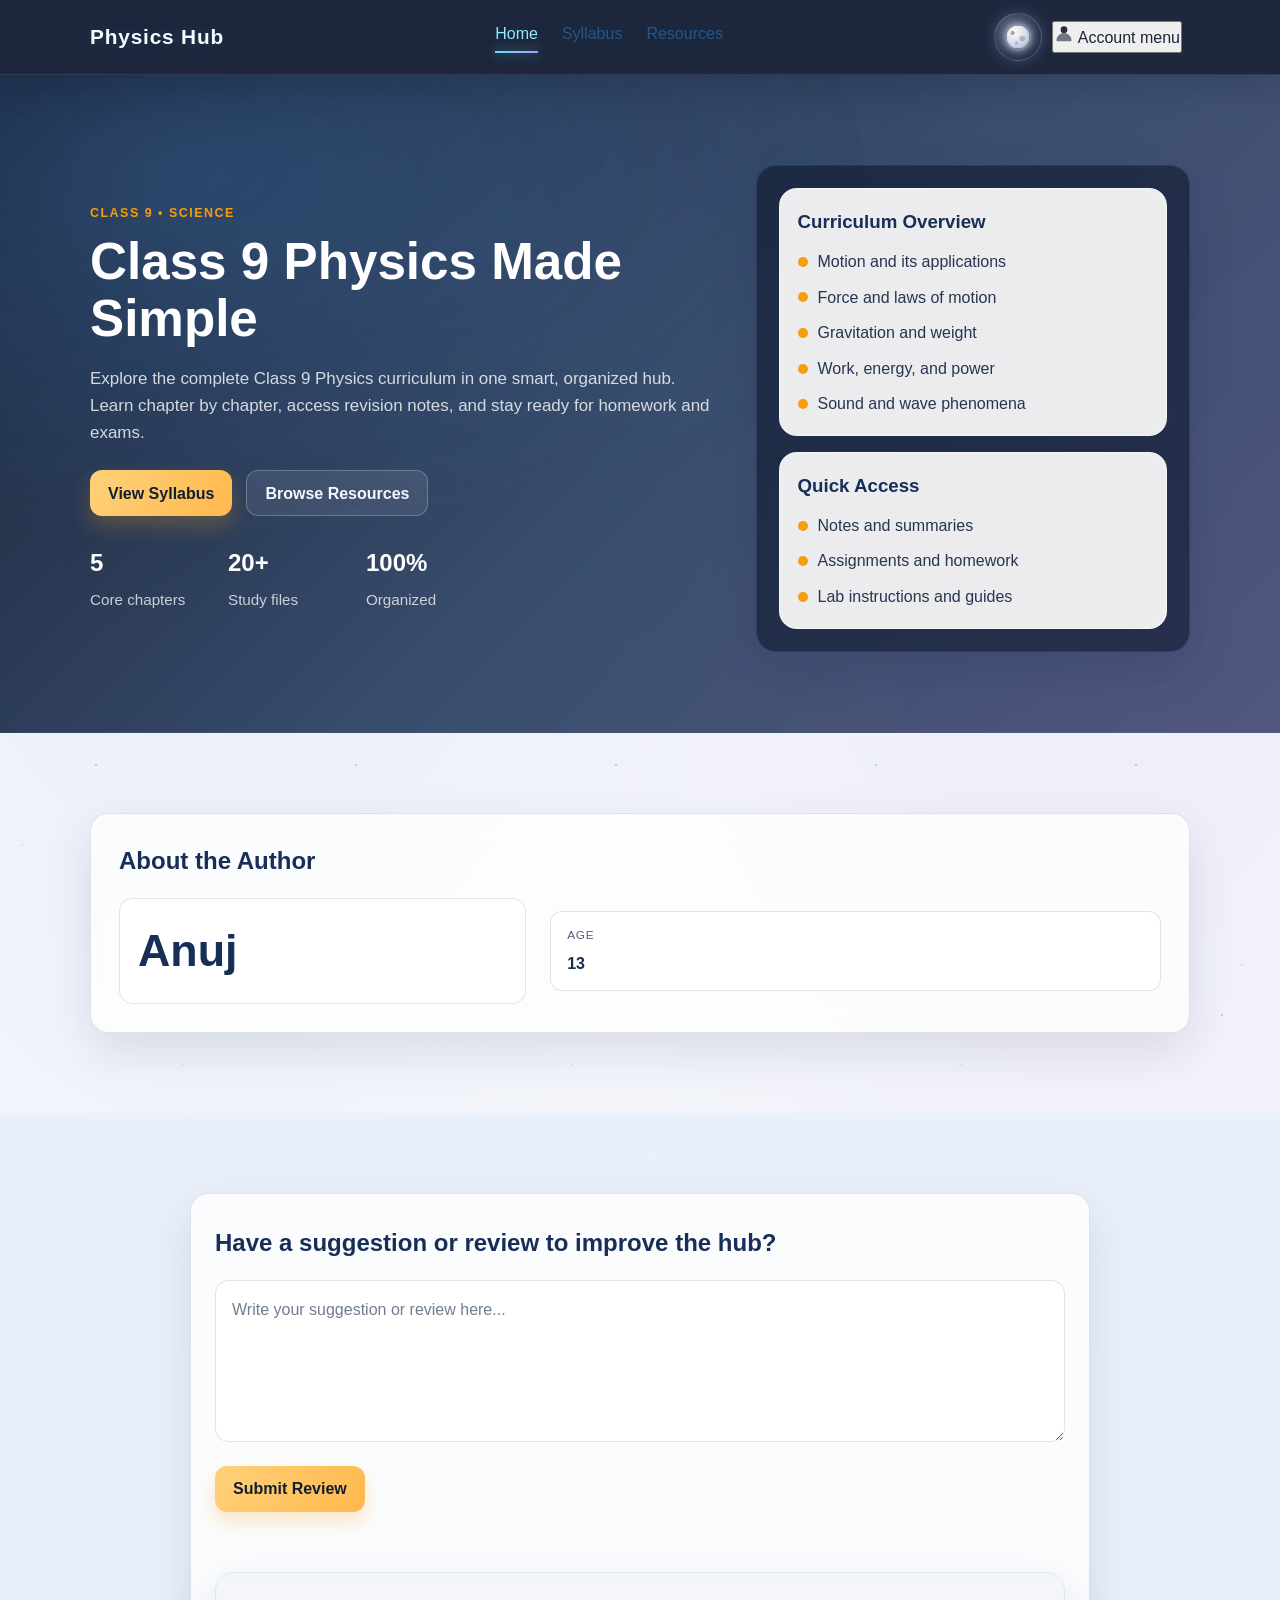
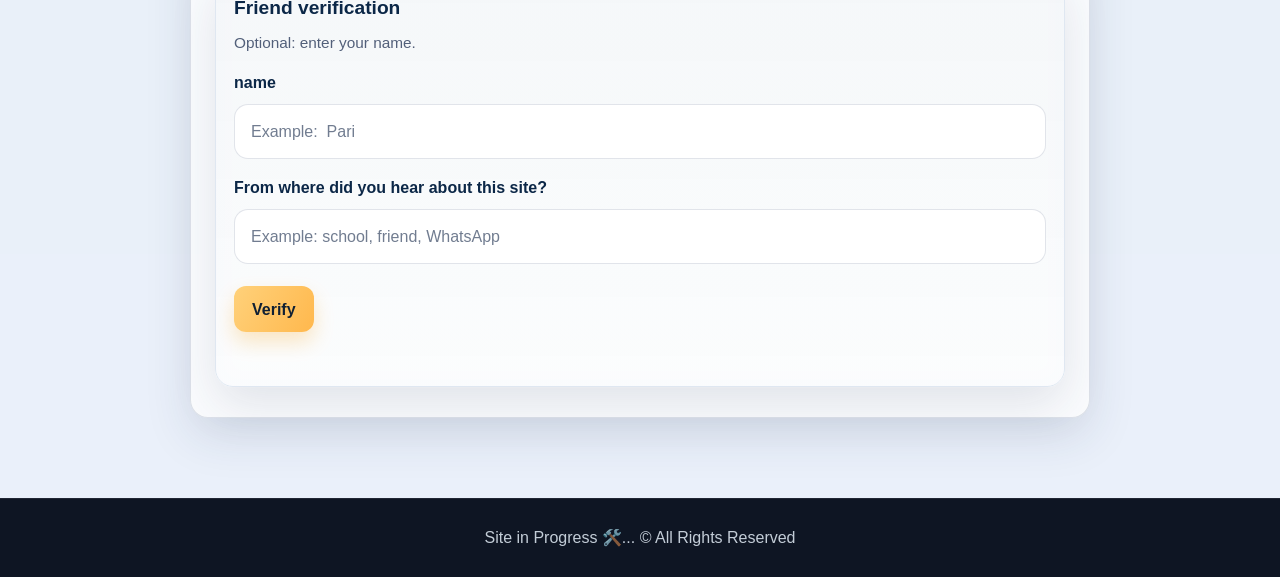
<file: index.html>
<!DOCTYPE html>
<html lang="en">
<head>
  <meta charset="UTF-8" />
  <meta name="viewport" content="width=device-width, initial-scale=1.0" />
  <title>Class 9 Physics Hub | Home</title>
  <link rel="stylesheet" href="styles.css" />
  <link rel="stylesheet" href="styles.css" />
  <link rel="stylesheet" href="cosmic.css" />
  <script src="theme.js" defer></script> 
</head>
<body>
  <header class="site-header">
    <div class="container nav">
      <a href="index.html" class="brand" id="gravityTrigger">Physics Hub</a>

      <nav class="nav-links" aria-label="Main navigation">
        <a href="index.html" class="nav-link active">Home</a>
        <a href="syllabus.html" class="nav-link">Syllabus</a>
        <a href="resources.html" class="nav-link">Resources</a>
      </nav>

      <div class="nav-actions">
        <button class="theme-toggle" id="themeToggle" aria-label="Toggle theme" title="Toggle dark / light">
          <span class="icon sun">☀️</span>
          <span class="icon moon">🌙</span>
        </button>

        <div class="account-wrapper">
          <button class="account-avatar" id="accountAvatar" aria-haspopup="true" aria-expanded="false" title="Account (no sign-in)">
            <svg width="20" height="20" viewBox="0 0 24 24" fill="none" aria-hidden="true" focusable="false" xmlns="http://www.w3.org/2000/svg">
              <path d="M12 12a4 4 0 100-8 4 4 0 000 8z" fill="currentColor" opacity="0.95"/>
              <path d="M3 21a9 9 0 0118 0v0a1 1 0 01-1 1H4a1 1 0 01-1-1v0z" fill="currentColor" opacity="0.6"/>
            </svg>
            <span class="visually-hidden">Account menu</span>
          </button>

          <span class="account-label" id="accountLabel" aria-hidden="true"></span>

          <div class="account-menu" id="accountMenu" aria-hidden="true">
            <div class="account-menu-inner" id="accountMenuInner"></div>
          </div>
        </div>
      </div>
    </div>
  </header>

  <main>
    <section class="hero">
      <div class="container hero-grid">
        <div class="hero-copy">
          <p class="eyebrow">Class 9 • Science</p>
          <h1>Class 9 Physics Made Simple</h1>
          <p class="hero-text">
            Explore the complete Class 9 Physics curriculum in one smart, organized hub. Learn chapter by chapter, access revision notes, and stay ready for homework and exams.
          </p>

          <div class="hero-actions">
            <a href="syllabus.html" class="btn btn-primary">View Syllabus</a>
            <a href="resources.html" class="btn btn-secondary">Browse Resources</a>
          </div>

          <div class="hero-stats">
            <div class="stat-box">
              <strong>5</strong>
              <span>Core chapters</span>
            </div>
            <div class="stat-box">
              <strong>20+</strong>
              <span>Study files</span>
            </div>
            <div class="stat-box">
              <strong>100%</strong>
              <span>Organized</span>
            </div>
          </div>
        </div>

        <div class="hero-card">
          <div class="mini-panel">
            <h3>Curriculum Overview</h3>
            <ul>
              <li><span class="dot"></span> Motion and its applications</li>
              <li><span class="dot"></span> Force and laws of motion</li>
              <li><span class="dot"></span> Gravitation and weight</li>
              <li><span class="dot"></span> Work, energy, and power</li>
              <li><span class="dot"></span> Sound and wave phenomena</li>
            </ul>
          </div>

          <div class="mini-panel">
            <h3>Quick Access</h3>
            <ul>
              <li><span class="dot"></span> Notes and summaries</li>
              <li><span class="dot"></span> Assignments and homework</li>
              <li><span class="dot"></span> Lab instructions and guides</li>
            </ul>
          </div>
        </div>
      </div>
    </section>

    <section class="section">
      <div class="container">
        <div class="about-card">
          <div class="about-header">
            <h2>About the Author</h2>
          </div>

          <div class="author-profile">
            <div class="author-name-wrap">
              <h3 class="author-name" id="authorName">Anuj</h3>
            </div>

            <div class="author-meta">
              <div class="meta-item">
                <span class="meta-label">Age</span>
                <span class="meta-value">13</span>
              </div>
            </div>
          </div>
        </div>
      </div>
    </section>

    <section class="section alt-bg">
  <div class="container">
    <div class="review-card">
      <h2>Have a suggestion or review to improve the hub?</h2>

      <textarea id="reviewInput" rows="5" placeholder="Write your suggestion or review here..."></textarea>

      <div class="review-actions">
        <button id="submitReview" class="btn btn-primary">Submit Review</button>
      </div>

      <p id="reviewSuccess" class="success-message" aria-live="polite"></p>

      <div class="visitor-panel" style="margin-top: 24px; padding: 20px 18px; border-radius: 18px; background: linear-gradient(180deg, rgba(18,60,105,0.04), rgba(18,60,105,0.01)); border: 1px solid #dfe7f1;">
        <h3 style="margin-bottom: 8px; color: var(--primary-dark); font-size: 1.2rem;">Friend verification</h3>
        <p style="color: var(--muted); margin-bottom: 14px; font-size: 0.96rem;">
          Optional: enter your name.
        </p>

        <label for="visitorName" style="display: block; margin: 10px 0 8px; color: var(--primary-dark); font-weight: 600;">name</label>
        <input
          id="visitorName"
          name="visitor_name"
          type="text"
          maxlength="20"
          placeholder="Example:  Pari"
          style="width:100%; min-height:48px; border-radius:14px; border:1px solid var(--border); background:#fff; color:var(--text); padding: 14px 16px; margin-bottom: 6px;"
        />

        <label for="visitorSource" style="display: block; margin: 10px 0 8px; color: var(--primary-dark); font-weight: 600;">From where did you hear about this site?</label>
        <input
          id="visitorSource"
          name="from_where"
          type="text"
          placeholder="Example: school, friend, WhatsApp"
          required
          style="width:100%; min-height:48px; border-radius:14px; border:1px solid var(--border); background:#fff; color:var(--text); padding: 14px 16px; margin-bottom: 6px;"
        />

        <div style="display:flex; flex-wrap:wrap; gap:12px; align-items:center; margin-top:16px;">
          <button id="verifyBtn" class="btn btn-primary" type="button">Verify</button>
        </div>

        <p id="visitorStatus" aria-live="polite" style="min-height: 24px; margin-top: 10px; color: var(--primary-dark); font-weight:600; font-size:0.95rem;"></p>
      </div>
    </div>
  </div>
</section>
  </main>

  <footer class="site-footer">
    <div class="container footer-inner">
      <p>Site in Progress 🛠️... © All Rights Reserved</p>
    </div>
  </footer>

  <div
    class="easter-egg-overlay"
    id="easterEggOverlay"
    role="dialog"
    aria-modal="true"
    aria-hidden="true"
    aria-label="Easter egg"
    hidden
  >
    <span>[Hi ...]</span>
  </div>

  <script src="script.js"></script>
</body>
</html>
</file>
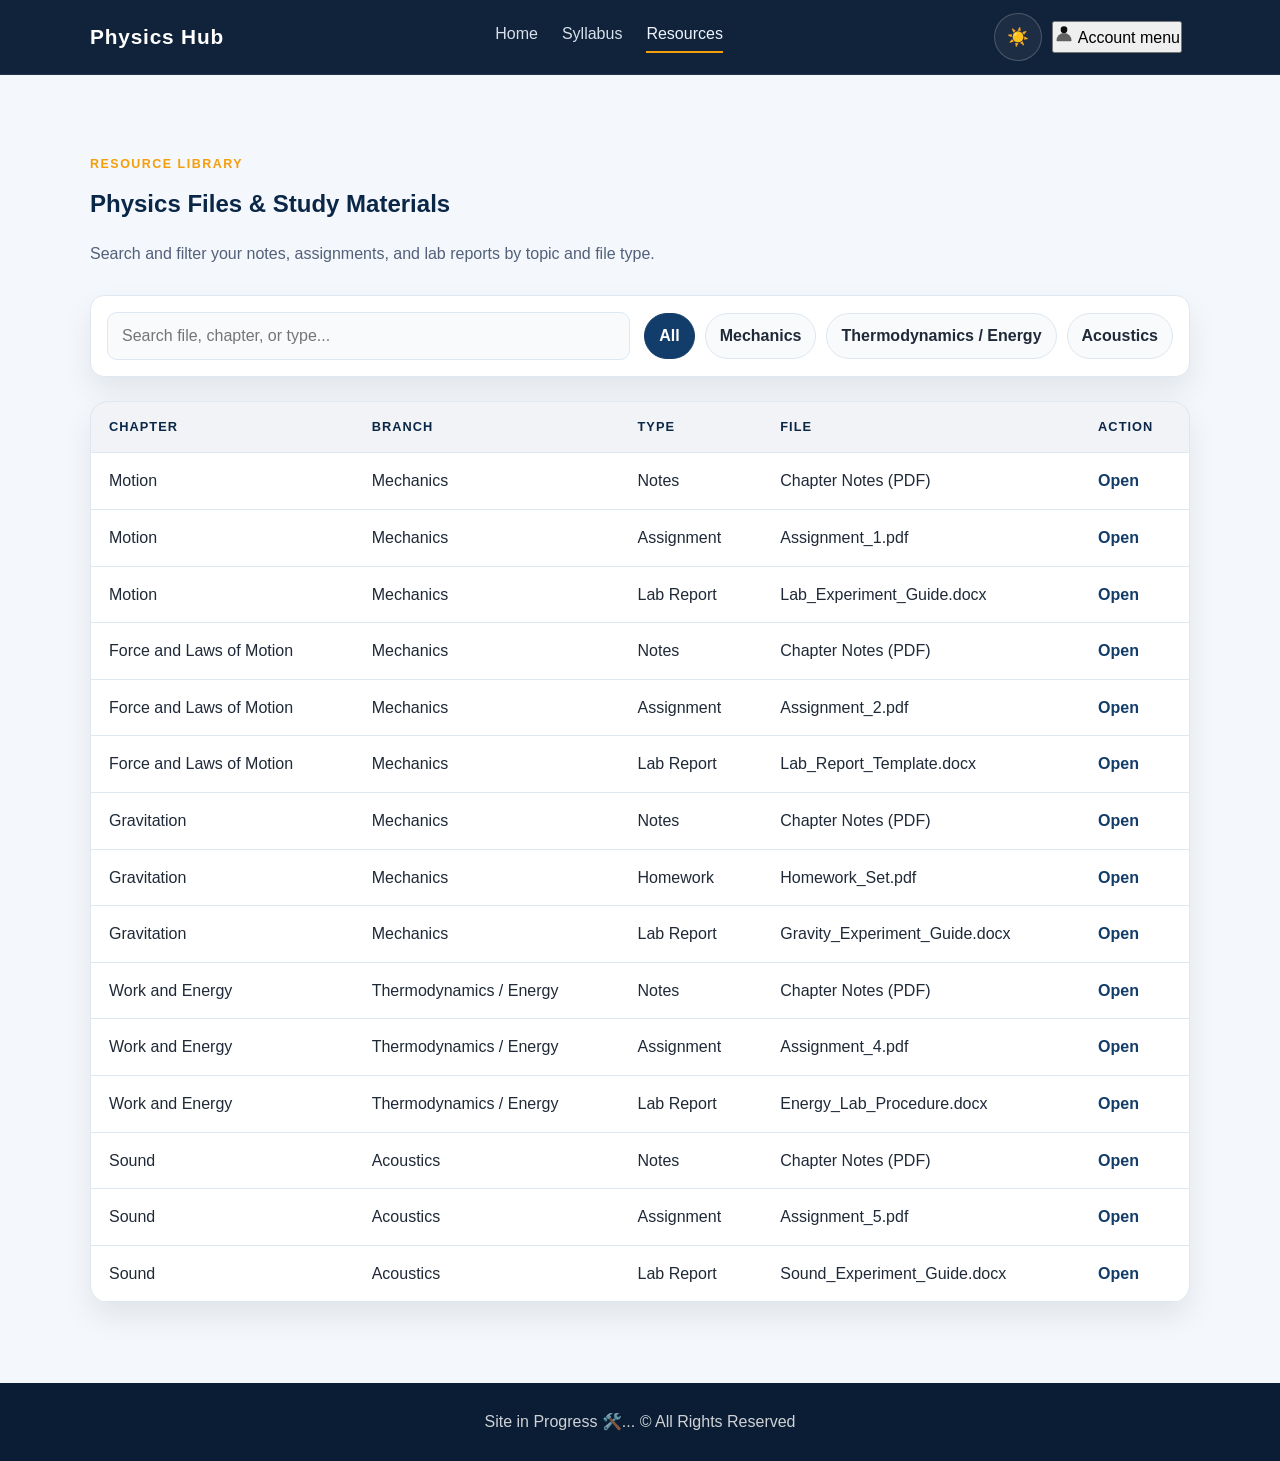
<file: resources.html>
<!DOCTYPE html>
<html lang="en">
<head>
  <meta charset="UTF-8" />
  <meta name="viewport" content="width=device-width, initial-scale=1.0" />
  <title>Class 9 Physics Hub | Resources</title>
  <link rel="stylesheet" href="styles.css" />
</head>
<body>
  <header class="site-header">
    <div class="container nav">
      <a href="index.html" class="brand">Physics Hub</a>

      <nav class="nav-links" aria-label="Main navigation">
        <a href="index.html" class="nav-link">Home</a>
        <a href="syllabus.html" class="nav-link">Syllabus</a>
        <a href="resources.html" class="nav-link active">Resources</a>
      </nav>

      <!-- REPLACE .nav-actions block in each page with this snippet -->
<div class="nav-actions">
  <button class="theme-toggle" id="themeToggle" aria-label="Toggle theme" title="Toggle dark / light">
    <span class="icon sun">☀️</span>
    <span class="icon moon">🌙</span>
  </button>

  <div class="account-wrapper">
    <!-- Avatar button -->
    <button class="account-avatar" id="accountAvatar" aria-haspopup="true" aria-expanded="false" title="Account (no sign-in)">
      <svg width="20" height="20" viewBox="0 0 24 24" fill="none" aria-hidden="true" focusable="false" xmlns="http://www.w3.org/2000/svg">
        <path d="M12 12a4 4 0 100-8 4 4 0 000 8z" fill="currentColor" opacity="0.95"/>
        <path d="M3 21a9 9 0 0118 0v0a1 1 0 01-1 1H4a1 1 0 01-1-1v0z" fill="currentColor" opacity="0.6"/>
      </svg>
      <span class="visually-hidden">Account menu</span>
    </button>

    <!-- optional small label next to avatar (hidden on very small screens) -->
    <span class="account-label" id="accountLabel" aria-hidden="true"></span>

    <!-- Popup menu (hidden unless opened) -->
    <div class="account-menu" id="accountMenu" aria-hidden="true">
      <!-- JS will populate this area with either login form or welcome + logout -->
      <div class="account-menu-inner" id="accountMenuInner"></div>
    </div>
  </div>
</div>
    </div>
  </header>

  <main>
    <section class="section">
      <div class="container">
        <div class="section-heading">
          <p class="eyebrow">Resource library</p>
          <h2>Physics Files & Study Materials</h2>
          <p>Search and filter your notes, assignments, and lab reports by topic and file type.</p>
        </div>

        <div class="toolbar">
          <input type="text" id="resourceSearch" placeholder="Search file, chapter, or type..." />
          <div class="filter-group">
            <button class="filter-btn active" data-branch="all">All</button>
            <button class="filter-btn" data-branch="mechanics">Mechanics</button>
            <button class="filter-btn" data-branch="energy">Thermodynamics / Energy</button>
            <button class="filter-btn" data-branch="acoustics">Acoustics</button>
          </div>
        </div>

        <div class="table-wrap">
          <table>
            <thead>
              <tr>
                <th>Chapter</th>
                <th>Branch</th>
                <th>Type</th>
                <th>File</th>
                <th>Action</th>
              </tr>
            </thead>
            <tbody id="resourceTableBody">
              <tr data-branch="mechanics" data-type="notes">
                <td>Motion</td>
                <td>Mechanics</td>
                <td>Notes</td>
                <td>Chapter Notes (PDF)</td>
                <td><a href="files/motion-notes.pdf" target="_blank">Open</a></td>
              </tr>

              <tr data-branch="mechanics" data-type="assignment">
                <td>Motion</td>
                <td>Mechanics</td>
                <td>Assignment</td>
                <td>Assignment_1.pdf</td>
                <td><a href="files/motion-assignment-1.pdf" target="_blank">Open</a></td>
              </tr>

              <tr data-branch="mechanics" data-type="lab">
                <td>Motion</td>
                <td>Mechanics</td>
                <td>Lab Report</td>
                <td>Lab_Experiment_Guide.docx</td>
                <td><a href="files/motion-lab-guide.docx" target="_blank">Open</a></td>
              </tr>

              <tr data-branch="mechanics" data-type="notes">
                <td>Force and Laws of Motion</td>
                <td>Mechanics</td>
                <td>Notes</td>
                <td>Chapter Notes (PDF)</td>
                <td><a href="files/force-laws-notes.pdf" target="_blank">Open</a></td>
              </tr>

              <tr data-branch="mechanics" data-type="assignment">
                <td>Force and Laws of Motion</td>
                <td>Mechanics</td>
                <td>Assignment</td>
                <td>Assignment_2.pdf</td>
                <td><a href="files/force-laws-assignment.pdf" target="_blank">Open</a></td>
              </tr>

              <tr data-branch="mechanics" data-type="lab">
                <td>Force and Laws of Motion</td>
                <td>Mechanics</td>
                <td>Lab Report</td>
                <td>Lab_Report_Template.docx</td>
                <td><a href="files/force-lab-report.docx" target="_blank">Open</a></td>
              </tr>

              <tr data-branch="mechanics" data-type="notes">
                <td>Gravitation</td>
                <td>Mechanics</td>
                <td>Notes</td>
                <td>Chapter Notes (PDF)</td>
                <td><a href="files/gravitation-notes.pdf" target="_blank">Open</a></td>
              </tr>

              <tr data-branch="mechanics" data-type="assignment">
                <td>Gravitation</td>
                <td>Mechanics</td>
                <td>Homework</td>
                <td>Homework_Set.pdf</td>
                <td><a href="files/gravitation-homework.pdf" target="_blank">Open</a></td>
              </tr>

              <tr data-branch="mechanics" data-type="lab">
                <td>Gravitation</td>
                <td>Mechanics</td>
                <td>Lab Report</td>
                <td>Gravity_Experiment_Guide.docx</td>
                <td><a href="files/gravitation-lab.docx" target="_blank">Open</a></td>
              </tr>

              <tr data-branch="energy" data-type="notes">
                <td>Work and Energy</td>
                <td>Thermodynamics / Energy</td>
                <td>Notes</td>
                <td>Chapter Notes (PDF)</td>
                <td><a href="files/work-energy-notes.pdf" target="_blank">Open</a></td>
              </tr>

              <tr data-branch="energy" data-type="assignment">
                <td>Work and Energy</td>
                <td>Thermodynamics / Energy</td>
                <td>Assignment</td>
                <td>Assignment_4.pdf</td>
                <td><a href="files/work-energy-assignment.pdf" target="_blank">Open</a></td>
              </tr>

              <tr data-branch="energy" data-type="lab">
                <td>Work and Energy</td>
                <td>Thermodynamics / Energy</td>
                <td>Lab Report</td>
                <td>Energy_Lab_Procedure.docx</td>
                <td><a href="files/work-energy-lab.docx" target="_blank">Open</a></td>
              </tr>

              <tr data-branch="acoustics" data-type="notes">
                <td>Sound</td>
                <td>Acoustics</td>
                <td>Notes</td>
                <td>Chapter Notes (PDF)</td>
                <td><a href="files/sound-notes.pdf" target="_blank">Open</a></td>
              </tr>

              <tr data-branch="acoustics" data-type="assignment">
                <td>Sound</td>
                <td>Acoustics</td>
                <td>Assignment</td>
                <td>Assignment_5.pdf</td>
                <td><a href="files/sound-assignment.pdf" target="_blank">Open</a></td>
              </tr>

              <tr data-branch="acoustics" data-type="lab">
                <td>Sound</td>
                <td>Acoustics</td>
                <td>Lab Report</td>
                <td>Sound_Experiment_Guide.docx</td>
                <td><a href="files/sound-lab-guide.docx" target="_blank">Open</a></td>
              </tr>
            </tbody>
          </table>
        </div>
      </div>
    </section>
  </main>

  <footer class="site-footer">
    <div class="container footer-inner">
      <p>Site in Progress 🛠️... © All Rights Reserved</p>
    </div>
  </footer>

  <script src="script.js"></script>
  <script src="script.js"></script>
  <script src="resources-easter-egg.js"></script>
</body>
</html>
</file>
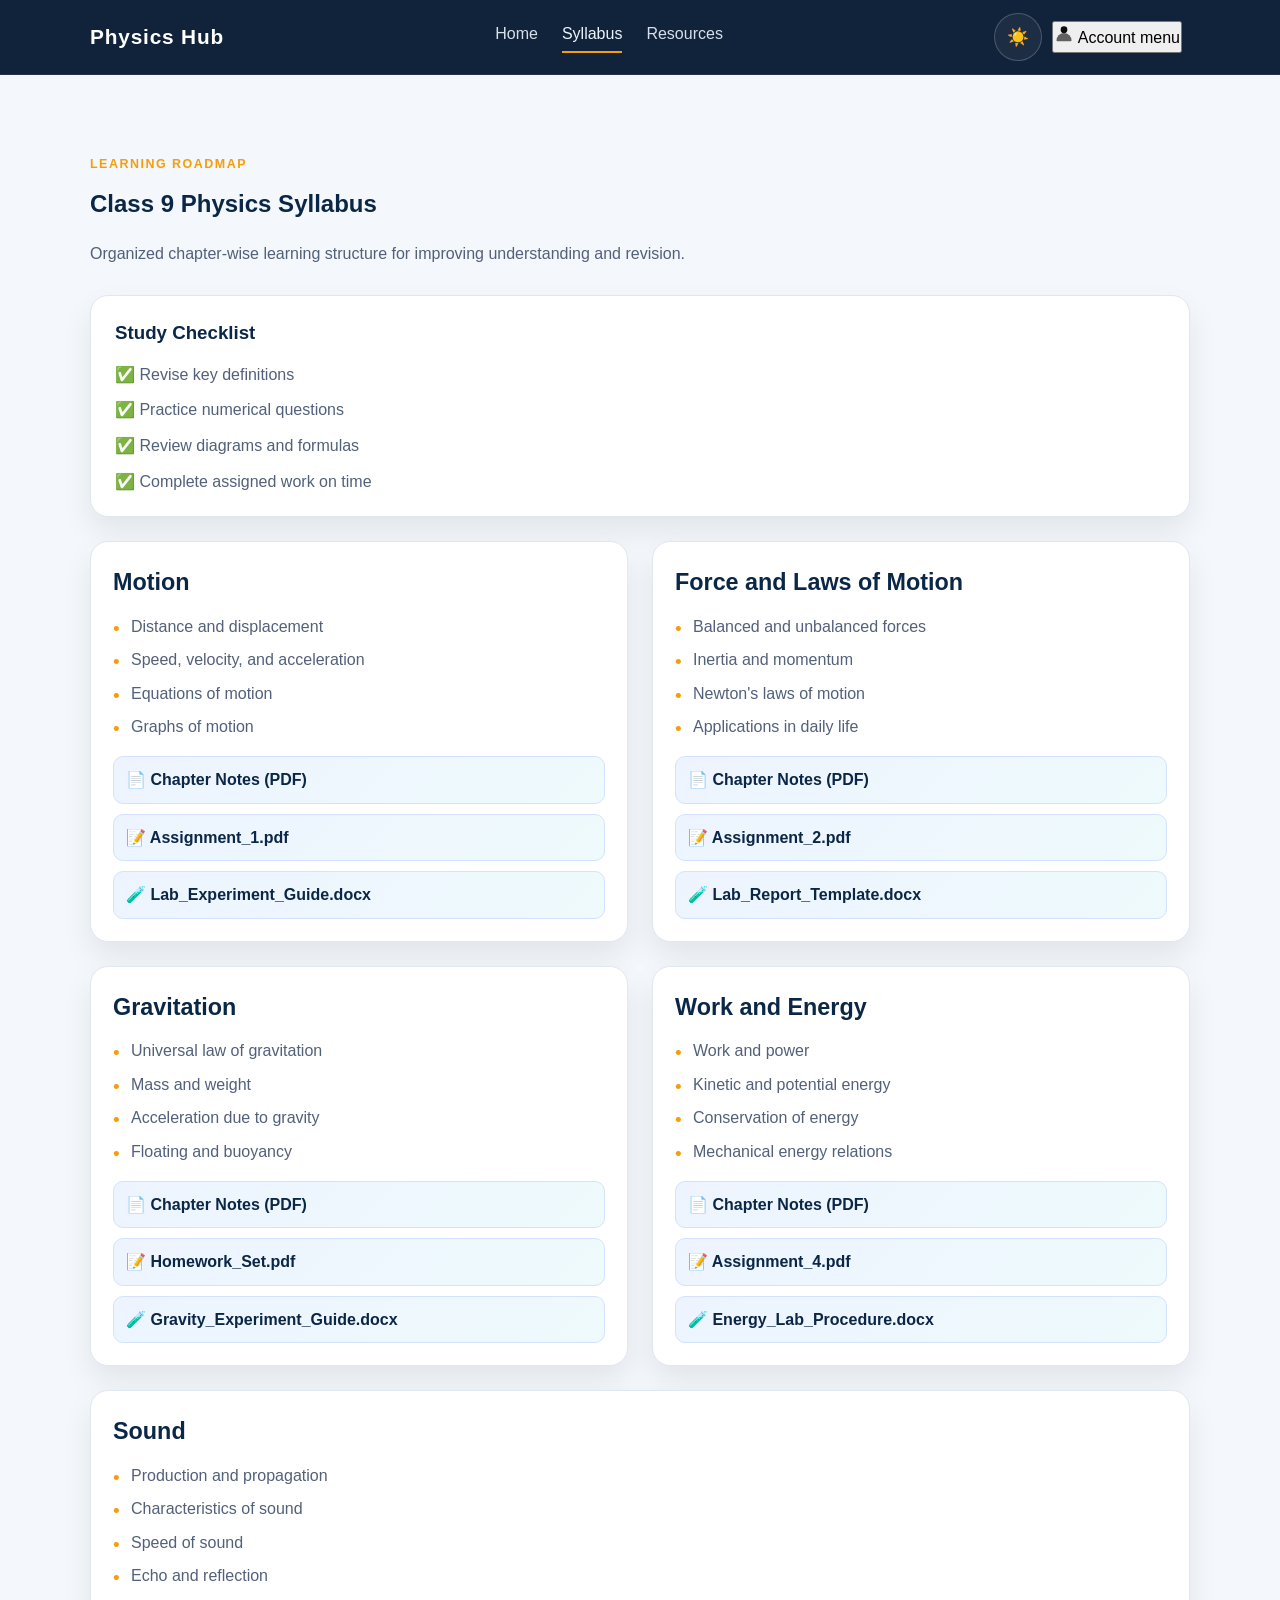
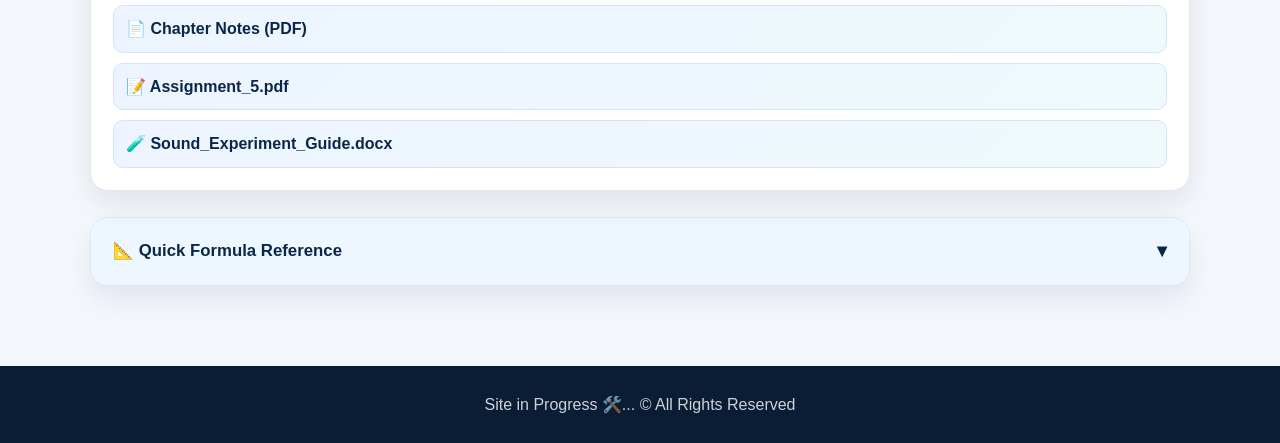
<file: syllabus.html>
<!DOCTYPE html>
<html lang="en">
<head>
  <meta charset="UTF-8" />
  <meta name="viewport" content="width=device-width, initial-scale=1.0" />
  <title>Class 9 Physics Hub | Syllabus</title>
  <link rel="stylesheet" href="styles.css" />
</head>
<body>
  <header class="site-header">
    <div class="container nav">
      <a href="index.html" class="brand">Physics Hub</a>

      <nav class="nav-links" aria-label="Main navigation">
        <a href="index.html" class="nav-link">Home</a>
        <a href="syllabus.html" class="nav-link active">Syllabus</a>
        <a href="resources.html" class="nav-link">Resources</a>
      </nav>

      <!-- REPLACE .nav-actions block in each page with this snippet -->
<div class="nav-actions">
  <button class="theme-toggle" id="themeToggle" aria-label="Toggle theme" title="Toggle dark / light">
    <span class="icon sun">☀️</span>
    <span class="icon moon">🌙</span>
  </button>

  <div class="account-wrapper">
    <!-- Avatar button -->
    <button class="account-avatar" id="accountAvatar" aria-haspopup="true" aria-expanded="false" title="Account (no sign-in)">
      <svg width="20" height="20" viewBox="0 0 24 24" fill="none" aria-hidden="true" focusable="false" xmlns="http://www.w3.org/2000/svg">
        <path d="M12 12a4 4 0 100-8 4 4 0 000 8z" fill="currentColor" opacity="0.95"/>
        <path d="M3 21a9 9 0 0118 0v0a1 1 0 01-1 1H4a1 1 0 01-1-1v0z" fill="currentColor" opacity="0.6"/>
      </svg>
      <span class="visually-hidden">Account menu</span>
    </button>

    <!-- optional small label next to avatar (hidden on very small screens) -->
    <span class="account-label" id="accountLabel" aria-hidden="true"></span>

    <!-- Popup menu (hidden unless opened) -->
    <div class="account-menu" id="accountMenu" aria-hidden="true">
      <!-- JS will populate this area with either login form or welcome + logout -->
      <div class="account-menu-inner" id="accountMenuInner"></div>
    </div>
  </div>
</div>
    </div>
  </header>

  <main>
    <section class="section">
      <div class="container">
        <div class="section-heading">
          <p class="eyebrow">Learning roadmap</p>
          <h2>Class 9 Physics Syllabus</h2>
          <p>Organized chapter-wise learning structure for improving understanding and revision.</p>
        </div>

        <div class="study-checklist">
          <h3>Study Checklist</h3>
          <ul>
            <li>✅ Revise key definitions</li>
            <li>✅ Practice numerical questions</li>
            <li>✅ Review diagrams and formulas</li>
            <li>✅ Complete assigned work on time</li>
          </ul>
        </div>

        <div class="chapter-grid">
          <article class="chapter-card">
            <h3>Motion</h3>
            <ul>
              <li>Distance and displacement</li>
              <li>Speed, velocity, and acceleration</li>
              <li>Equations of motion</li>
              <li>Graphs of motion</li>
            </ul>

            <div class="file-list">
              <!-- PASTE YOUR MOTION NOTES PDF LINK HERE -->
              <a href="files-motion-notes.pdf" target="_blank">📄 Chapter Notes (PDF)</a>
              <!-- PASTE YOUR MOTION ASSIGNMENT LINK HERE -->
              <a href="files/motion-assignment-1.pdf" target="_blank">📝 Assignment_1.pdf</a>
              <!-- PASTE YOUR MOTION LAB GUIDE LINK HERE -->
              <a href="files/motion-lab-guide.docx" target="_blank">🧪 Lab_Experiment_Guide.docx</a>
            </div>
          </article>

          <article class="chapter-card">
            <h3>Force and Laws of Motion</h3>
            <ul>
              <li>Balanced and unbalanced forces</li>
              <li>Inertia and momentum</li>
              <li>Newton's laws of motion</li>
              <li>Applications in daily life</li>
            </ul>

            <div class="file-list">
              <!-- PASTE YOUR FORCE NOTES PDF LINK HERE -->
              <a href="files/force-laws-notes.pdf" target="_blank">📄 Chapter Notes (PDF)</a>
              <!-- PASTE YOUR FORCE ASSIGNMENT LINK HERE -->
              <a href="files/force-laws-assignment.pdf" target="_blank">📝 Assignment_2.pdf</a>
              <!-- PASTE YOUR FORCE LAB REPORT LINK HERE -->
              <a href="files/force-lab-report.docx" target="_blank">🧪 Lab_Report_Template.docx</a>
            </div>
          </article>

          <article class="chapter-card">
            <h3>Gravitation</h3>
            <ul>
              <li>Universal law of gravitation</li>
              <li>Mass and weight</li>
              <li>Acceleration due to gravity</li>
              <li>Floating and buoyancy</li>
            </ul>

            <div class="file-list">
              <!-- PASTE YOUR GRAVITATION NOTES PDF LINK HERE -->
              <a href="files/gravitation-notes.pdf" target="_blank">📄 Chapter Notes (PDF)</a>
              <!-- PASTE YOUR GRAVITATION ASSIGNMENT LINK HERE -->
              <a href="files/gravitation-homework.pdf" target="_blank">📝 Homework_Set.pdf</a>
              <!-- PASTE YOUR GRAVITATION LAB LINK HERE -->
              <a href="files/gravitation-lab.docx" target="_blank">🧪 Gravity_Experiment_Guide.docx</a>
            </div>
          </article>

          <article class="chapter-card">
            <h3>Work and Energy</h3>
            <ul>
              <li>Work and power</li>
              <li>Kinetic and potential energy</li>
              <li>Conservation of energy</li>
              <li>Mechanical energy relations</li>
            </ul>

            <div class="file-list">
              <!-- PASTE YOUR WORK & ENERGY NOTES PDF LINK HERE -->
              <a href="files/work-energy-notes.pdf" target="_blank">📄 Chapter Notes (PDF)</a>
              <!-- PASTE YOUR WORK & ENERGY ASSIGNMENT LINK HERE -->
              <a href="files/work-energy-assignment.pdf" target="_blank">📝 Assignment_4.pdf</a>
              <!-- PASTE YOUR WORK & ENERGY LAB LINK HERE -->
              <a href="files/work-energy-lab.docx" target="_blank">🧪 Energy_Lab_Procedure.docx</a>
            </div>
          </article>

          <article class="chapter-card full-width">
            <h3>Sound</h3>
            <ul>
              <li>Production and propagation</li>
              <li>Characteristics of sound</li>
              <li>Speed of sound</li>
              <li>Echo and reflection</li>
            </ul>

            <div class="file-list">
              <!-- PASTE YOUR SOUND NOTES PDF LINK HERE -->
              <a href="files/sound-notes.pdf" target="_blank">📄 Chapter Notes (PDF)</a>
              <!-- PASTE YOUR SOUND ASSIGNMENT LINK HERE -->
              <a href="files/sound-assignment.pdf" target="_blank">📝 Assignment_5.pdf</a>
              <!-- PASTE YOUR SOUND LAB GUIDE LINK HERE -->
              <a href="files/sound-lab-guide.docx" target="_blank">🧪 Sound_Experiment_Guide.docx</a>
            </div>
          </article>
        </div>

        <div class="formula-card">
          <button class="formula-toggle" type="button" aria-expanded="false">
            📐 Quick Formula Reference
          </button>
          <div class="formula-content">
            <div class="formula-group">
              <h4>Motion</h4>
              <ul>
                <li>v = u + at</li>
                <li>s = ut + 1/2 at²</li>
                <li>v² = u² + 2as</li>
              </ul>
            </div>

            <div class="formula-group">
              <h4>Force</h4>
              <ul>
                <li>F = ma</li>
                <li>p = mv</li>
              </ul>
            </div>

            <div class="formula-group">
              <h4>Gravitation</h4>
              <ul>
                <li>F = G(Mm)/d²</li>
              </ul>
            </div>
          </div>
        </div>
      </div>
    </section>
  </main>

  <footer class="site-footer">
    <div class="container footer-inner">
      <p>Site in Progress 🛠️... © All Rights Reserved</p>
    </div>
  </footer>

  <script src="script.js"></script>
</body>
</html>
</file>
<file: styles.css>
:root {
  --bg: #f4f7fb;
  --bg-soft: #edf3fb;
  --panel: #ffffff;
  --panel-alt: #f8fafc;
  --text: #1f2937;
  --muted: #52607a;
  --primary: #123c69;
  --primary-dark: #0b2747;
  --accent: #f59e0b;
  --border: #dfe7f1;
  --shadow: 0 14px 30px rgba(17, 24, 39, 0.08);
  --success: #1f9d61;
  --danger: #dc2626;
  --header-bg: rgba(10, 28, 52, 0.97);
  --nav-text: #edf4ff;
  --card-hover: #f2f8ff;
  --formula-bg: #eef6ff;
}

body.dark {
  --bg: #0f172a;
  --bg-soft: #111827;
  --panel: #111b2d;
  --panel-alt: #162238;
  --text: #edf2ff;
  --muted: #bfc9da;
  --primary: #8ec5ff;
  --primary-dark: #dfeeff;
  --accent: #fbbf24;
  --border: rgba(148, 163, 184, 0.2);
  --shadow: 0 18px 40px rgba(2, 6, 23, 0.45);
  --success: #4ade80;
  --header-bg: rgba(2, 6, 23, 0.95);
  --nav-text: #e5edf9;
  --card-hover: #17263d;
  --formula-bg: rgba(59, 130, 246, 0.08);
}

* {
  box-sizing: border-box;
  margin: 0;
  padding: 0;
}

html {
  scroll-behavior: smooth;
}

body {
  font-family: "Segoe UI", Tahoma, Geneva, Verdana, sans-serif;
  background: var(--bg);
  color: var(--text);
  line-height: 1.6;
  transition: background 0.25s ease, color 0.25s ease;
}

a {
  color: inherit;
  text-decoration: none;
}

img {
  max-width: 100%;
  display: block;
}

button, input, textarea {
  font: inherit;
}

.container {
  width: min(1100px, calc(100% - 32px));
  margin: 0 auto;
}

.site-header {
  position: sticky;
  top: 0;
  z-index: 50;
  background: var(--header-bg);
  border-bottom: 1px solid rgba(255,255,255,0.08);
  backdrop-filter: blur(10px);
}

.nav {
  display: flex;
  align-items: center;
  justify-content: space-between;
  min-height: 74px;
  gap: 20px;
}

.brand {
  color: #fff;
  font-size: 1.3rem;
  font-weight: 700;
  letter-spacing: 0.04em;
}

.nav-links {
  display: flex;
  align-items: center;
  gap: 24px;
  color: var(--nav-text);
}

.nav-link {
  position: relative;
  padding-bottom: 6px;
  opacity: 0.9;
  transition: opacity 0.25s ease;
}

.nav-link::after {
  content: "";
  position: absolute;
  left: 0;
  bottom: 0;
  width: 100%;
  height: 2px;
  background: var(--accent);
  transform: scaleX(0);
  transform-origin: left;
  transition: transform 0.25s ease;
}

.nav-link:hover::after,
.nav-link.active::after {
  transform: scaleX(1);
}

.nav-link:hover,
.nav-link.active {
  opacity: 1;
}

.nav-actions {
  display: flex;
  align-items: center;
  gap: 10px;
}

.theme-toggle {
  width: 48px;
  height: 48px;
  border-radius: 50%;
  border: 1px solid rgba(255,255,255,0.2);
  background: rgba(255,255,255,0.05);
  color: #fff;
  cursor: pointer;
  display: flex;
  align-items: center;
  justify-content: center;
  transition: transform 0.2s ease, background 0.2s ease;
}

.theme-toggle:hover {
  transform: translateY(-1px);
  background: rgba(255,255,255,0.08);
}

.theme-toggle .icon {
  font-size: 1.1rem;
  display: none;
}

body.dark .theme-toggle .moon,
body:not(.dark) .theme-toggle .sun {
  display: inline-block;
}

.hero {
  background: linear-gradient(135deg, #0a1d36 0%, #123c69 52%, #1d4f8b 100%);
  color: white;
  padding: 90px 0 80px;
}

.hero-grid {
  display: grid;
  grid-template-columns: 1.3fr 0.9fr;
  align-items: center;
  gap: 38px;
}

.eyebrow {
  text-transform: uppercase;
  letter-spacing: 0.12em;
  font-size: 0.78rem;
  font-weight: 700;
  color: var(--accent);
  margin-bottom: 10px;
}

.hero h1 {
  font-size: clamp(2.3rem, 4vw, 4rem);
  line-height: 1.1;
  margin-bottom: 18px;
}

.hero-text {
  color: rgba(255,255,255,0.8);
  max-width: 630px;
  font-size: 1.06rem;
}

.hero-actions {
  display: flex;
  flex-wrap: wrap;
  gap: 14px;
  margin: 24px 0 28px;
}

.btn {
  display: inline-flex;
  align-items: center;
  justify-content: center;
  min-height: 46px;
  padding: 0 18px;
  border: none;
  border-radius: 12px;
  font-weight: 700;
  cursor: pointer;
  transition: transform 0.2s ease, box-shadow 0.2s ease;
}

.btn:hover {
  transform: translateY(-1px);
}

.btn-primary {
  background: var(--accent);
  color: #1f2937;
  box-shadow: 0 10px 20px rgba(245, 158, 11, 0.24);
}

.btn-secondary {
  background: rgba(255,255,255,0.08);
  color: white;
  border: 1px solid rgba(255,255,255,0.16);
}

.hero-stats {
  display: flex;
  flex-wrap: wrap;
  gap: 18px;
}

.stat-box {
  min-width: 120px;
}

.stat-box strong {
  display: block;
  font-size: 1.5rem;
  margin-bottom: 4px;
}

.stat-box span {
  color: rgba(255,255,255,0.75);
  font-size: 0.95rem;
}

.hero-card {
  background: rgba(255,255,255,0.08);
  border: 1px solid rgba(255,255,255,0.14);
  border-radius: 20px;
  box-shadow: var(--shadow);
  padding: 22px;
}

.mini-panel {
  background: rgba(255,255,255,0.94);
  color: var(--text);
  border-radius: 18px;
  padding: 18px;
  margin-bottom: 16px;
}

.mini-panel:last-child {
  margin-bottom: 0;
}

.mini-panel h3 {
  margin-bottom: 12px;
  color: var(--primary-dark);
}

.mini-panel ul {
  list-style: none;
  display: grid;
  gap: 10px;
}

.mini-panel li {
  display: flex;
  align-items: center;
  gap: 10px;
}

.dot {
  width: 10px;
  height: 10px;
  border-radius: 50%;
  background: var(--accent);
  display: inline-block;
}

.section {
  padding: 80px 0;
}

.alt-bg {
  background: var(--bg-soft);
}

.about-card,
.review-card,
.chapter-card,
.study-checklist,
.formula-card {
  background: var(--panel);
  border: 1px solid var(--border);
  border-radius: 18px;
  box-shadow: var(--shadow);
}

.about-card {
  padding: 28px;
}

.about-header h2,
.section-heading h2,
.review-card h2 {
  color: var(--primary-dark);
  margin-bottom: 18px;
}

.author-profile {
  display: grid;
  grid-template-columns: 1.2fr 1.8fr;
  gap: 24px;
  align-items: center;
}

.author-name-wrap {
  position: relative;
  display: inline-block;
  padding: 16px 18px;
  border-radius: 14px;
  background: var(--panel-alt);
  border: 1px solid var(--border);
  overflow: hidden;
}

.author-name {
  font-size: clamp(2rem, 4vw, 2.8rem);
  color: var(--primary-dark);
  display: inline-block;
  position: relative;
  z-index: 2;
  transition: transform 0.25s ease;
}

.email-reveal {
  max-height: 0;
  opacity: 0;
  overflow: hidden;
  transition: max-height 0.35s ease, opacity 0.35s ease, margin-top 0.35s ease;
}

.email-reveal a {
  color: var(--primary);
  font-weight: 600;
}

.author-name-wrap:hover .email-reveal {
  max-height: 60px;
  opacity: 1;
  margin-top: 10px;
}

.author-name-wrap:hover .author-name {
  transform: translateY(-2px);
}

.author-meta {
  display: grid;
  grid-template-columns: repeat(auto-fit, minmax(180px, 1fr));
  gap: 14px;
}

.meta-item {
  background: var(--panel-alt);
  border: 1px solid var(--border);
  padding: 14px 16px;
  border-radius: 12px;
}

.meta-label {
  display: block;
  color: var(--muted);
  text-transform: uppercase;
  letter-spacing: 0.06em;
  font-size: 0.74rem;
  margin-bottom: 6px;
}

.meta-value,
.meta-link {
  color: var(--text);
  font-weight: 600;
}

.meta-link {
  color: var(--primary);
}

.section-heading {
  margin-bottom: 28px;
}
.gravity-fall {
  animation: gravity-fall 1.8s ease-in-out var(--fall-delay, 0s) both;
}

@keyframes gravity-fall {
  0% {
    transform: translateY(0) rotate(0);
  }
  35% {
    transform: translateY(55vh) rotate(12deg);
  }
  65% {
    transform: translateY(42vh) rotate(-8deg);
  }
  100% {
    transform: translateY(0) rotate(0);
  }
}

@media (prefers-reduced-motion: reduce) {
  .gravity-fall {
    animation: none;
  }
}

.section-heading p:last-child {
  color: var(--muted);
  max-width: 700px;
}

.chapter-grid {
  display: grid;
  grid-template-columns: repeat(2, minmax(0, 1fr));
  gap: 24px;
}

.chapter-card {
  padding: 22px;
}

.chapter-card h3 {
  color: var(--primary-dark);
  font-size: 1.46rem;
  margin-bottom: 12px;
}

.chapter-card ul {
  list-style: none;
  margin-bottom: 16px;
  color: var(--muted);
}

.chapter-card li {
  margin-bottom: 8px;
  position: relative;
  padding-left: 18px;
}

.chapter-card li::before {
  content: "•";
  position: absolute;
  left: 0;
  color: var(--accent);
  font-size: 1.2rem;
}

.file-list {
  display: flex;
  flex-direction: column;
  gap: 10px;
  margin-top: 16px;
}

.file-list a {
  display: inline-flex;
  align-items: center;
  justify-content: flex-start;
  padding: 10px 12px;
  border-radius: 10px;
  background: linear-gradient(135deg, #edf4ff, #eefafc);
  color: var(--primary-dark);
  border: 1px solid #d4e2ff;
  font-weight: 600;
  transition: transform 0.2s ease, background 0.2s ease;
}

.file-list a:hover {
  transform: translateX(2px);
  background: linear-gradient(135deg, #dfeeff, #ebf8ff);
}

.full-width {
  grid-column: 1 / -1;
}

.study-checklist {
  padding: 22px 24px;
  margin-bottom: 24px;
}

.study-checklist h3 {
  color: var(--primary-dark);
  margin-bottom: 14px;
}

.study-checklist ul {
  list-style: none;
  display: grid;
  gap: 10px;
  color: var(--muted);
}

.formula-card {
  margin-top: 26px;
  overflow: hidden;
}

.formula-toggle {
  width: 100%;
  display: flex;
  justify-content: space-between;
  align-items: center;
  background: var(--formula-bg);
  color: var(--primary-dark);
  border: none;
  padding: 18px 22px;
  font-weight: 800;
  font-size: 1.05rem;
  cursor: pointer;
  text-align: left;
}

.formula-toggle::after {
  content: "▾";
  font-size: 1.2rem;
}

.formula-card.open .formula-toggle::after {
  content: "▴";
}

.formula-content {
  max-height: 0;
  overflow: hidden;
  transition: max-height 0.35s ease;
  padding: 0 22px;
}

.formula-card.open .formula-content {
  max-height: 500px;
  padding: 20px 22px 22px;
}

.formula-group {
  margin-bottom: 18px;
}

.formula-group:last-child {
  margin-bottom: 0;
}

.formula-group h4 {
  color: var(--primary-dark);
  margin-bottom: 8px;
}

.formula-group ul {
  list-style: none;
  display: grid;
  gap: 8px;
  color: var(--text);
}

.review-card {
  padding: 30px 24px;
  max-width: 900px;
  margin: 0 auto;
}

.review-card textarea {
  width: 100%;
  border-radius: 14px;
  border: 1px solid var(--border);
  background: var(--panel-alt);
  color: var(--text);
  padding: 16px;
  resize: vertical;
  min-height: 120px;
}

.review-actions {
  margin-top: 16px;
}

.success-message {
  opacity: 0;
  color: var(--success);
  font-weight: 600;
  margin-top: 12px;
  min-height: 24px;
  transition: opacity 0.25s ease;
}

.success-message.show {
  opacity: 1;
}

.toolbar {
  display: flex;
  flex-wrap: wrap;
  gap: 14px;
  align-items: center;
  justify-content: space-between;
  margin-bottom: 24px;
  background: var(--panel);
  border: 1px solid var(--border);
  border-radius: 14px;
  padding: 16px;
  box-shadow: var(--shadow);
}

#resourceSearch {
  flex: 1 1 260px;
  min-height: 48px;
  border-radius: 10px;
  border: 1px solid var(--border);
  background: var(--panel-alt);
  color: var(--text);
  padding: 0 14px;
}

.filter-group {
  display: flex;
  flex-wrap: wrap;
  gap: 10px;
}

.filter-btn {
  border: 1px solid var(--border);
  background: var(--panel-alt);
  color: var(--text);
  border-radius: 999px;
  padding: 9px 14px;
  cursor: pointer;
  font-weight: 600;
  transition: all 0.2s ease;
}

.filter-btn.active {
  background: var(--primary);
  color: #fff;
  border-color: var(--primary);
}

.table-wrap {
  overflow-x: auto;
  background: var(--panel);
  border: 1px solid var(--border);
  border-radius: 18px;
  box-shadow: var(--shadow);
}

table {
  width: 100%;
  border-collapse: collapse;
  min-width: 760px;
}

thead {
  background: rgba(18, 60, 105, 0.06);
}

th, td {
  padding: 15px 18px;
  text-align: left;
  border-bottom: 1px solid var(--border);
}

th {
  color: var(--primary-dark);
  font-size: 0.8rem;
  text-transform: uppercase;
  letter-spacing: 0.08em;
}

td a {
  color: var(--primary);
  font-weight: 600;
}

.hidden-row {
  display: none;
}

.site-footer {
  background: #0b1d34;
  color: rgba(255,255,255,0.8);
  padding: 26px 0;
  text-align: center;
}

.footer-inner {
  display: flex;
  justify-content: center;
  align-items: center;
}

@media (max-width: 900px) {
  .hero-grid,
  .chapter-grid,
  .author-profile {
    grid-template-columns: 1fr;
  }

  .toolbar {
    flex-direction: column;
    align-items: stretch;
  }

  #resourceSearch {
    width: 100%;
  }
}

@media (max-width: 700px) {
  .nav {
    flex-wrap: wrap;
    justify-content: space-between;
    padding: 10px 0;
  }

  .nav-links {
    width: 100%;
    justify-content: center;
  }

  .nav-actions {
    margin-left: auto;
  }

  .hero {
    padding-top: 70px;
  }

  .chapter-grid {
    grid-template-columns: 1fr;
  }

  .review-card,
  .about-card {
    padding: 22px 18px;
  }
}

/* ---- Account menu & label (append to styles.css) ---- */
.account-wrapper {
  position: relative;
  display: inline-flex;
  align-items: center;
  gap: 8px;
}

/* small textual label beside avatar (hidden on mobile) */
.account-label {
  font-weight: 700;
  color: var(--nav-text);
  font-size: 0.92rem;
  display: inline-block;
  max-width: 140px;
  overflow: hidden;
  text-overflow: ellipsis;
  white-space: nowrap;
}

/* popup menu (panel) */
.account-menu {
  position: absolute;
  top: calc(100% + 10px);
  right: 0;
  width: 260px;
  background: var(--panel);
  border: 1px solid var(--border);
  border-radius: 12px;
  box-shadow: 0 14px 30px rgba(17,24,39,0.12);
  z-index: 120;
  transform-origin: top right;
  opacity: 0;
  visibility: hidden;
  transform: translateY(-6px) scale(0.98);
  transition: transform 0.18s ease, opacity 0.18s ease, visibility 0.18s ease;
}

/* shown state */
.account-menu.open {
  opacity: 1;
  visibility: visible;
  transform: translateY(0) scale(1);
}

/* inner content padding is applied inline in JS; fallback */
.account-menu-inner {
  padding: 10px;
}

/* small invalid animation for empty input */
#tmp-username.invalid {
  outline: 2px solid rgba(220, 38, 38, 0.12);
  animation: pulse 0.9s ease;
}
@keyframes pulse {
  0% { box-shadow: none; }
  50% { box-shadow: 0 6px 20px rgba(220,38,38,0.08); }
  100% { box-shadow: none; }
}

/* Signed-in avatar tilt */
.account-avatar.signed-in {
  box-shadow: 0 8px 22px rgba(18, 60, 105, 0.12);
  transform: translateY(-2px);
}

/* ensure menu doesn't overflow on tiny screens */
@media (max-width: 540px) {
  .account-menu { right: 6px; left: 6px; width: auto; }
  .account-label { display: none; }
}
.easter-egg-overlay {
  position: fixed;
  inset: 0;
  z-index: 99999;
  display: flex;
  align-items: center;
  justify-content: center;
  background: #000;
  color: #fff;
  text-align: center;
  font-size: clamp(2rem, 8vw, 5rem);
}

/* Ensure the hidden attribute takes precedence over the display rule above. */
.easter-egg-overlay[hidden] {
  display: none;
}
/* Resources secret experience */
.resource-secret {
  position: fixed;
  inset: 0;
  z-index: 100000;
  display: grid;
  place-items: center;
  overflow: hidden;
  background: #000;
  color: #fff;
  opacity: 0;
  visibility: hidden;
  transition: opacity 700ms ease, visibility 700ms ease;
}

.resource-secret[hidden] {
  display: none;
}

.resource-secret.is-visible {
  opacity: 1;
  visibility: visible;
}

.resource-secret__close {
  position: absolute;
  top: max(18px, env(safe-area-inset-top));
  right: max(18px, env(safe-area-inset-right));
  width: 44px;
  height: 44px;
  border: 1px solid rgba(255, 255, 255, 0.24);
  border-radius: 50%;
  background: transparent;
  color: #fff;
  font-size: 1.5rem;
  cursor: pointer;
  transition: background 180ms ease, border-color 180ms ease;
}

.resource-secret__close:hover,
.resource-secret__close:focus-visible {
  background: rgba(255, 255, 255, 0.1);
  border-color: rgba(255, 255, 255, 0.65);
}

.resource-secret__content {
  display: grid;
  justify-items: center;
  gap: 30px;
  padding: 24px;
  text-align: center;
}

.resource-secret__mark {
  min-height: 1.2em;
  color: #fff;
  font-family: Georgia, "Times New Roman", serif;
  font-size: clamp(3rem, 12vw, 7rem);
  font-weight: 400;
  letter-spacing: 0.12em;
  opacity: 0;
  transform: translateY(10px);
}

.resource-secret__mark.is-shown {
  animation: resource-secret-reveal 850ms ease forwards;
}

.resource-secret__choices {
  display: flex;
  gap: clamp(28px, 8vw, 72px);
  opacity: 0;
  transition: opacity 500ms ease;
}

.resource-secret__choices.is-shown {
  opacity: 1;
}

.resource-secret__choice {
  min-width: 72px;
  padding: 12px 10px;
  border: 0;
  border-bottom: 1px solid rgba(255, 255, 255, 0.35);
  background: transparent;
  color: #fff;
  font: inherit;
  font-size: 0.95rem;
  letter-spacing: 0.22em;
  cursor: pointer;
  transition: color 180ms ease, border-color 180ms ease, transform 180ms ease;
}

.resource-secret__choice:hover,
.resource-secret__choice:focus-visible {
  color: #d7c6ff;
  border-color: #d7c6ff;
  transform: translateY(-2px);
}

.resource-secret__status {
  min-height: 1.5em;
  color: rgba(255, 255, 255, 0.62);
  font-size: 0.8rem;
  letter-spacing: 0.08em;
}

.resource-secret[data-selection="yes"] .resource-secret__content::before {
  position: absolute;
  z-index: -1;
  color: rgba(255, 255, 255, 0.12);
  content: "✿  ✽  ✿";
  font-size: clamp(3rem, 10vw, 6rem);
  letter-spacing: 0.4em;
  animation: resource-secret-flowers 2s ease both;
}

@keyframes resource-secret-reveal {
  0% {
    opacity: 0;
    filter: blur(8px);
    transform: translateY(10px);
  }
  65% {
    opacity: 0.7;
    filter: blur(1px);
  }
  100% {
    opacity: 1;
    filter: blur(0);
    transform: translateY(0);
  }
}

@keyframes resource-secret-flowers {
  from { opacity: 0; transform: scale(0.94); }
  to { opacity: 1; transform: scale(1); }
}

@media (prefers-reduced-motion: reduce) {
  .resource-secret,
  .resource-secret__choices,
  .resource-secret__choice {
    transition-duration: 1ms;
  }

  .resource-secret__mark.is-shown,
  .resource-secret[data-selection="yes"] .resource-secret__content::before {
    animation-duration: 1ms;
  }
}
.resource-secret__mark.is-long-text {
  width: min(900px, calc(100vw - 40px));
  max-height: 65vh;
  overflow-y: auto;
  padding: 8px 14px;

  font-family: "Segoe UI", Tahoma, sans-serif;
  font-size: clamp(1rem, 2.4vw, 1.45rem);
  line-height: 1.65;
  letter-spacing: 0.02em;
  overflow-wrap: anywhere;
  word-break: normal;
}

@media (max-width: 600px) {
  .resource-secret__mark.is-long-text {
    width: calc(100vw - 32px);
    max-height: 62vh;
    font-size: 1rem;
    line-height: 1.55;
  }
}
.resource-secret__choice--yes {
  position: relative;
  overflow: visible;
}

.resource-secret__choice--yes .flower-burst {
  position: absolute;
  inset: 50% auto auto 50%;
  width: 1px;
  height: 1px;
  pointer-events: none;
}

.resource-secret__choice--yes .flower-burst span {
  position: absolute;
  top: 0;
  left: 0;
  color: #ffd7f2;
  font-size: 1.25rem;
  line-height: 1;
  opacity: 0;
  transform: translate(-50%, -50%) scale(0.35);
}

.resource-secret__choice--yes .flower-burst span.is-bursting {
  animation: yes-flower-burst 750ms ease-out both;
}

.resource-secret__choice--yes .flower-burst span:nth-child(2),
.resource-secret__choice--yes .flower-burst span:nth-child(5) {
  color: #fff0a8;
}

.resource-secret__choice--yes .flower-burst span:nth-child(3),
.resource-secret__choice--yes .flower-burst span:nth-child(6) {
  color: #d7c6ff;
}

@keyframes yes-flower-burst {
  0% {
    opacity: 0;
    transform: translate(-50%, -50%) scale(0.35);
  }
  20% {
    opacity: 1;
  }
  100% {
    opacity: 0;
    transform: translate(
      calc(-50% + var(--x)),
      calc(-50% + var(--y))
    ) scale(1) rotate(35deg);
  }
}

@media (prefers-reduced-motion: reduce) {
  .resource-secret__choice--yes:hover .flower-burst span,
  .resource-secret__choice--yes:focus-visible .flower-burst span {
    animation: none;
  }
}
.resource-secret[data-selection="no"] .resource-secret__mark.is-shown {
  animation: none;
  opacity: 1;
  filter: none;
  transform: none;
}
.resource-secret__mark {
  transition: color 250ms ease, text-shadow 250ms ease;
}

.resource-secret__mark:hover {
  color: #b9e3ff;
  text-shadow: 0 0 18px rgba(120, 195, 255, 0.55);
}
.resource-secret__mark:hover {
  color: #b9e3ff;
  text-shadow: 0 0 18px rgba(120, 195, 255, 0.55);
}
</file>
<file: cosmic.css>
/* Cosmic Space visual system
   Load after styles.css so these styles can override the existing theme. */

:root {
  color-scheme: light;

  --cosmic-bg: #f3f5fb;
  --cosmic-bg-soft: rgba(233, 239, 250, 0.88);
  --cosmic-panel: rgba(255, 255, 255, 0.78);
  --cosmic-panel-strong: rgba(255, 255, 255, 0.92);
  --cosmic-text: #1b2538;
  --cosmic-muted: #526078;
  --cosmic-primary: #294d83;
  --cosmic-primary-dark: #172f57;
  --cosmic-accent: #09a9c5;
  --cosmic-border: rgba(44, 66, 104, 0.14);
  --cosmic-shadow: 0 18px 48px rgba(29, 47, 82, 0.12);
  --cosmic-header: rgba(16, 26, 48, 0.94);
  --cosmic-link: #245b91;
  --cosmic-focus: #04b8d5;
}

body.cosmic-dark {
  color-scheme: dark;

  --cosmic-bg: #070b16;
  --cosmic-bg-soft: rgba(10, 16, 32, 0.78);
  --cosmic-panel: rgba(10, 15, 30, 0.7);
  --cosmic-panel-strong: rgba(10, 15, 30, 0.88);
  --cosmic-text: #f2f7ff;
  --cosmic-muted: #b6c3d8;
  --cosmic-primary: #a7dfff;
  --cosmic-primary-dark: #e8f4ff;
  --cosmic-accent: #5de7f5;
  --cosmic-border: rgba(255, 255, 255, 0.1);
  --cosmic-shadow: 0 20px 55px rgba(0, 0, 0, 0.38);
  --cosmic-header: rgba(4, 8, 20, 0.91);
  --cosmic-link: #8cecff;
  --cosmic-focus: #5de7f5;
}

html {
  min-height: 100%;
  background: var(--cosmic-bg);
}

body {
  position: relative;
  isolation: isolate;
  min-height: 100vh;
  overflow-x: hidden;
  color: var(--cosmic-text);
  background:
    radial-gradient(ellipse at 18% 0%, rgba(87, 136, 209, 0.1), transparent 42%),
    radial-gradient(ellipse at 85% 22%, rgba(178, 127, 219, 0.08), transparent 38%),
    var(--cosmic-bg);
  transition:
    background-color 350ms ease,
    color 250ms ease;
}

/* Two CSS-only star layers. Multiple radial gradients provide differently
   colored stars; background-position animation makes them drift. */
body::before,
body::after {
  position: fixed;
  inset: -35%;
  z-index: -1;
  content: "";
  pointer-events: none;
  background-repeat: repeat;
  will-change: background-position;
}

body::before {
  opacity: 0.48;
  background-image:
    radial-gradient(1.5px 1.5px at 24px 40px, rgba(0, 188, 212, 0.8) 98%, transparent),
    radial-gradient(1px 1px at 120px 90px, rgba(143, 111, 219, 0.75) 98%, transparent),
    radial-gradient(1.4px 1.4px at 210px 170px, rgba(245, 169, 80, 0.72) 98%, transparent),
    radial-gradient(1px 1px at 75px 220px, rgba(255, 255, 255, 0.9) 98%, transparent);
  background-size: 260px 260px, 310px 310px, 370px 370px, 230px 230px;
  animation: cosmic-star-drift 85s linear infinite;
}

body::after {
  opacity: 0.32;
  background-image:
    radial-gradient(2px 2px at 80px 110px, rgba(255, 255, 255, 0.92) 98%, transparent),
    radial-gradient(1.5px 1.5px at 190px 40px, rgba(94, 227, 245, 0.85) 98%, transparent),
    radial-gradient(1px 1px at 240px 210px, rgba(197, 158, 255, 0.8) 98%, transparent),
    radial-gradient(1.5px 1.5px at 35px 235px, rgba(255, 190, 112, 0.75) 98%, transparent);
  background-size: 340px 340px, 280px 280px, 390px 390px, 300px 300px;
  animation: cosmic-star-drift 115s linear infinite reverse,
    cosmic-star-twinkle 5.5s ease-in-out infinite alternate;
}

body.cosmic-dark::before {
  opacity: 0.86;
}

body.cosmic-dark::after {
  opacity: 0.68;
}

@keyframes cosmic-star-drift {
  from {
    background-position: 0 0, 0 0, 0 0, 0 0;
  }
  to {
    background-position: 260px 520px, -310px 465px, 370px -555px, -230px 460px;
  }
}

@keyframes cosmic-star-twinkle {
  0% {
    filter: brightness(0.76);
    opacity: 0.42;
  }
  100% {
    filter: brightness(1.25);
    opacity: 0.82;
  }
}

/* Shared text and control colors */
body,
button,
input,
textarea,
select {
  color: var(--cosmic-text);
}

a {
  color: var(--cosmic-link);
  transition: color 180ms ease, text-shadow 180ms ease;
}

a:hover {
  color: var(--cosmic-accent);
}

button:focus-visible,
a:focus-visible,
input:focus-visible,
textarea:focus-visible {
  outline: 2px solid var(--cosmic-focus);
  outline-offset: 3px;
}

/* Header and navigation */
.site-header {
  background: var(--cosmic-header);
  border-bottom: 1px solid rgba(255, 255, 255, 0.1);
  box-shadow: 0 10px 35px rgba(4, 11, 25, 0.16);
  backdrop-filter: blur(16px);
  -webkit-backdrop-filter: blur(16px);
}

.brand {
  color: #f7fbff;
  text-shadow: 0 0 18px rgba(93, 231, 245, 0.18);
  transition: color 180ms ease, text-shadow 180ms ease, transform 180ms ease;
}

.brand:hover {
  color: #8cecff;
  text-shadow: 0 0 20px rgba(93, 231, 245, 0.42);
  transform: translateY(-1px);
}

.nav-links {
  color: #e8f1ff;
}

.nav-link {
  transition: opacity 180ms ease, color 180ms ease, transform 180ms ease;
}

.nav-link::after {
  height: 2px;
  background: linear-gradient(90deg, #5de7f5, #b794ff);
  box-shadow: 0 0 12px rgba(93, 231, 245, 0.62);
}

.nav-link:hover,
.nav-link.active {
  color: #8cecff;
}

/* Existing theme toggle becomes the moon / wireframe selector zone. */
.theme-toggle {
  position: relative;
  width: 48px;
  height: 48px;
  flex: 0 0 48px;
  overflow: hidden;
  border: 1px solid rgba(198, 226, 255, 0.28);
  border-radius: 50%;
  background: radial-gradient(circle at 35% 28%, rgba(255, 255, 255, 0.18), rgba(15, 28, 52, 0.5) 74%);
  box-shadow:
    0 0 12px rgba(93, 231, 245, 0.16),
    0 0 26px rgba(143, 111, 219, 0.13),
    inset 0 0 12px rgba(255, 255, 255, 0.08);
  transition:
    transform 220ms ease,
    border-color 220ms ease,
    box-shadow 220ms ease,
    background 220ms ease;
}

.theme-toggle:hover {
  transform: translateY(-2px) rotate(-5deg);
  border-color: rgba(140, 236, 255, 0.72);
  box-shadow:
    0 0 16px rgba(93, 231, 245, 0.35),
    0 0 34px rgba(143, 111, 219, 0.22),
    inset 0 0 12px rgba(255, 255, 255, 0.12);
}

.theme-toggle .icon {
  display: none !important;
}

.theme-toggle::before,
.theme-toggle::after {
  position: absolute;
  top: 50%;
  left: 50%;
  width: 23px;
  height: 23px;
  content: "";
  border-radius: 50%;
  transform: translate(-50%, -50%);
  transition:
    opacity 450ms ease,
    transform 650ms cubic-bezier(0.2, 0.8, 0.2, 1),
    box-shadow 450ms ease;
}

.theme-toggle::before {
  opacity: 1;
  background:
    radial-gradient(circle at 27% 32%, rgba(49, 61, 93, 0.42) 0 9%, transparent 10%),
    radial-gradient(circle at 68% 57%, rgba(52, 63, 91, 0.28) 0 13%, transparent 14%),
    radial-gradient(circle at 42% 76%, rgba(66, 73, 101, 0.26) 0 7%, transparent 8%),
    radial-gradient(circle at 35% 28%, #fffef2, #d8dced 50%, #9da9c5 100%);
  box-shadow:
    0 0 9px rgba(255, 255, 255, 0.9),
    0 0 20px rgba(182, 203, 255, 0.62),
    0 0 34px rgba(141, 125, 219, 0.32);
}

.theme-toggle::after {
  opacity: 0;
  border: 1px solid rgba(116, 236, 255, 0.95);
  background:
    repeating-linear-gradient(
      90deg,
      transparent 0 5px,
      rgba(93, 231, 245, 0.5) 5px 5.8px
    ),
    repeating-linear-gradient(
      0deg,
      transparent 0 5px,
      rgba(180, 151, 255, 0.42) 5px 5.8px
    ),
    radial-gradient(circle at center, rgba(93, 231, 245, 0.2), transparent 68%);
  box-shadow:
    0 0 10px rgba(93, 231, 245, 0.75),
    inset 0 0 8px rgba(93, 231, 245, 0.28);
  transform: translate(-50%, -50%) rotate(-90deg) scale(0.45);
}

body.cosmic-dark .theme-toggle::before {
  opacity: 0;
  transform: translate(-50%, -50%) rotate(100deg) scale(0.35);
}

body.cosmic-dark .theme-toggle::after {
  opacity: 1;
  transform: translate(-50%, -50%) rotate(0) scale(1);
}

/* Glass surfaces, using existing page blocks without changing their markup. */
.hero {
  position: relative;
  background:
    radial-gradient(ellipse at 15% 15%, rgba(68, 137, 207, 0.28), transparent 46%),
    linear-gradient(135deg, rgba(8, 17, 38, 0.93), rgba(20, 44, 81, 0.83) 54%, rgba(42, 48, 97, 0.8));
  border-bottom: 1px solid rgba(255, 255, 255, 0.1);
}

.hero-card,
.mini-panel,
.about-card,
.review-card,
.chapter-card,
.study-checklist,
.formula-card,
.toolbar,
.table-wrap,
.visitor-panel {
  border: 1px solid rgba(255, 255, 255, 0.08);
  background: rgba(10, 15, 30, 0.7);
  box-shadow: var(--cosmic-shadow);
  backdrop-filter: blur(12px);
  -webkit-backdrop-filter: blur(12px);
}

.hero-card {
  background: rgba(8, 17, 36, 0.52);
}

.mini-panel {
  color: #eaf3ff;
  background: rgba(255, 255, 255, 0.92);
  border-color: rgba(255, 255, 255, 0.48);
}

.mini-panel h3 {
  color: #172f57;
}

.mini-panel li {
  color: #263650;
}

body.cosmic-dark .mini-panel {
  color: var(--cosmic-text);
  background: rgba(14, 23, 42, 0.88);
  border-color: rgba(255, 255, 255, 0.1);
}

body.cosmic-dark .mini-panel h3 {
  color: #d8f6ff;
}

body.cosmic-dark .mini-panel li {
  color: #e3ecfa;
}

.about-card,
.review-card,
.chapter-card,
.study-checklist,
.formula-card,
.toolbar,
.table-wrap {
  color: var(--cosmic-text);
  background: var(--cosmic-panel);
  border-color: var(--cosmic-border);
}

.alt-bg {
  background: var(--cosmic-bg-soft);
}

.about-header h2,
.section-heading h2,
.review-card h2,
.chapter-card h3,
.study-checklist h3,
.formula-group h4,
th {
  color: var(--cosmic-primary-dark);
}

.section-heading p:last-child,
.chapter-card ul,
.study-checklist ul {
  color: var(--cosmic-muted);
}

.author-name,
.meta-value,
.meta-link {
  color: var(--cosmic-primary-dark);
}

.author-name-wrap,
.meta-item {
  background: var(--cosmic-panel-strong);
  border-color: var(--cosmic-border);
}

.review-card textarea,
#resourceSearch,
#visitorName,
#visitorSource {
  color: var(--cosmic-text) !important;
  background: var(--cosmic-panel-strong) !important;
  border-color: var(--cosmic-border) !important;
}

.review-card textarea::placeholder,
#resourceSearch::placeholder,
#visitorName::placeholder,
#visitorSource::placeholder {
  color: var(--cosmic-muted);
  opacity: 0.82;
}

.formula-toggle {
  color: var(--cosmic-primary-dark);
  background: rgba(93, 231, 245, 0.1);
  transition: background 180ms ease, color 180ms ease;
}

.formula-toggle:hover {
  background: rgba(93, 231, 245, 0.19);
}

.formula-group ul {
  color: var(--cosmic-text);
}

.toolbar {
  gap: 16px;
}

.filter-btn {
  color: var(--cosmic-text);
  background: var(--cosmic-panel-strong);
  border-color: var(--cosmic-border);
  transition:
    color 180ms ease,
    background 180ms ease,
    border-color 180ms ease,
    transform 180ms ease,
    box-shadow 180ms ease;
}

.filter-btn:hover {
  transform: translateY(-1px);
  border-color: rgba(93, 231, 245, 0.65);
  box-shadow: 0 0 14px rgba(93, 231, 245, 0.12);
}

.filter-btn.active {
  color: #071321;
  background: var(--cosmic-accent);
  border-color: var(--cosmic-accent);
}

table {
  color: var(--cosmic-text);
}

thead {
  background: rgba(93, 231, 245, 0.08);
}

th,
td {
  border-bottom-color: var(--cosmic-border);
}

td a {
  color: var(--cosmic-link);
}

td a:hover {
  text-shadow: 0 0 12px rgba(93, 231, 245, 0.4);
}

.file-list a {
  color: var(--cosmic-primary-dark);
  background: linear-gradient(135deg, rgba(93, 231, 245, 0.12), rgba(183, 148, 255, 0.12));
  border-color: var(--cosmic-border);
}

.file-list a:hover {
  color: var(--cosmic-link);
  background: linear-gradient(135deg, rgba(93, 231, 245, 0.2), rgba(183, 148, 255, 0.2));
}

.btn-primary {
  color: #102033;
  background: linear-gradient(120deg, #ffd17a, #ffb84d);
}

body.cosmic-dark .btn-primary {
  color: #071321;
  background: linear-gradient(120deg, #8ff2f7, #65cbe8);
  box-shadow: 0 10px 26px rgba(93, 231, 245, 0.18);
}

.btn-secondary {
  color: #f5f8ff;
  border-color: rgba(255, 255, 255, 0.24);
}

.account-label {
  color: #e8f1ff;
}

.account-menu {
  color: var(--cosmic-text);
  background: var(--cosmic-panel-strong);
  border-color: var(--cosmic-border);
  box-shadow: var(--cosmic-shadow);
  backdrop-filter: blur(16px);
  -webkit-backdrop-filter: blur(16px);
}

.site-footer {
  color: rgba(236, 245, 255, 0.82);
  background: rgba(5, 12, 27, 0.96);
  border-top: 1px solid rgba(255, 255, 255, 0.08);
}

.easter-egg-overlay,
.resource-secret {
  background:
    radial-gradient(ellipse at center, rgba(25, 36, 71, 0.28), transparent 58%),
    #02040a;
}

.success-message {
  color: #138b59;
}

body.cosmic-dark .success-message {
  color: #74efb0;
}

@media (max-width: 700px) {
  .nav-links {
    gap: clamp(14px, 5vw, 24px);
  }
}

@media (prefers-reduced-motion: reduce) {
  *,
  *::before,
  *::after {
    scroll-behavior: auto !important;
    animation-duration: 0.01ms !important;
    animation-iteration-count: 1 !important;
    transition-duration: 0.01ms !important;
  }
}
</file>
